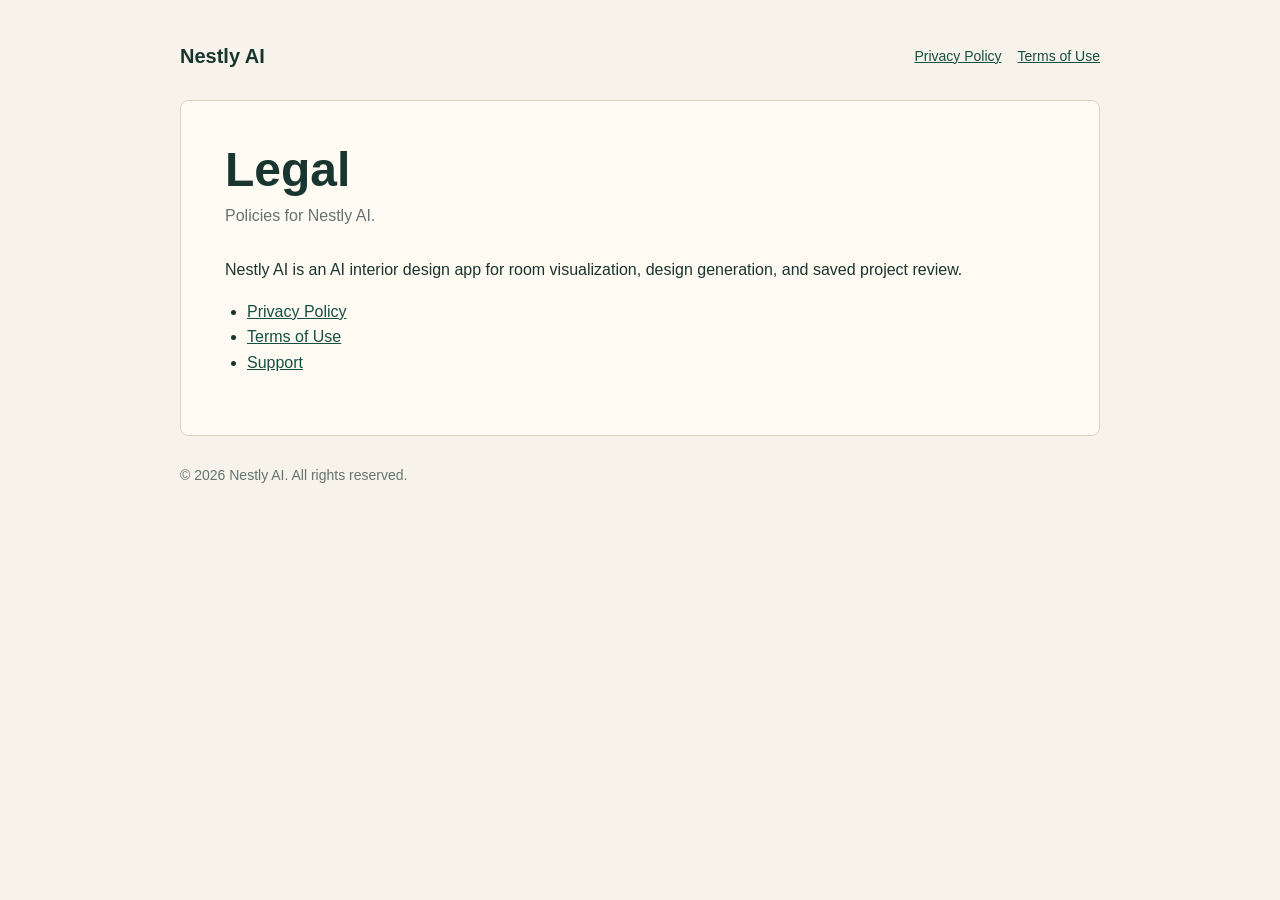
<file: index.html>
<!doctype html>
<html lang="en">
  <head>
    <meta charset="utf-8">
    <meta name="viewport" content="width=device-width, initial-scale=1">
    <title>Nestly AI Legal</title>
    <link rel="stylesheet" href="styles.css">
  </head>
  <body>
    <main class="shell">
      <header class="topbar">
        <div class="brand">Nestly AI</div>
        <nav class="nav">
          <a href="privacy.html">Privacy Policy</a>
          <a href="terms.html">Terms of Use</a>
        </nav>
      </header>
      <section class="paper">
        <h1>Legal</h1>
        <p class="updated">Policies for Nestly AI.</p>
        <p>Nestly AI is an AI interior design app for room visualization, design generation, and saved project review.</p>
        <ul>
          <li><a href="privacy.html">Privacy Policy</a></li>
          <li><a href="terms.html">Terms of Use</a></li>
          <li><a href="support.html">Support</a></li>
        </ul>
      </section>
      <footer>&copy; 2026 Nestly AI. All rights reserved.</footer>
    </main>
  </body>
</html>
</file>
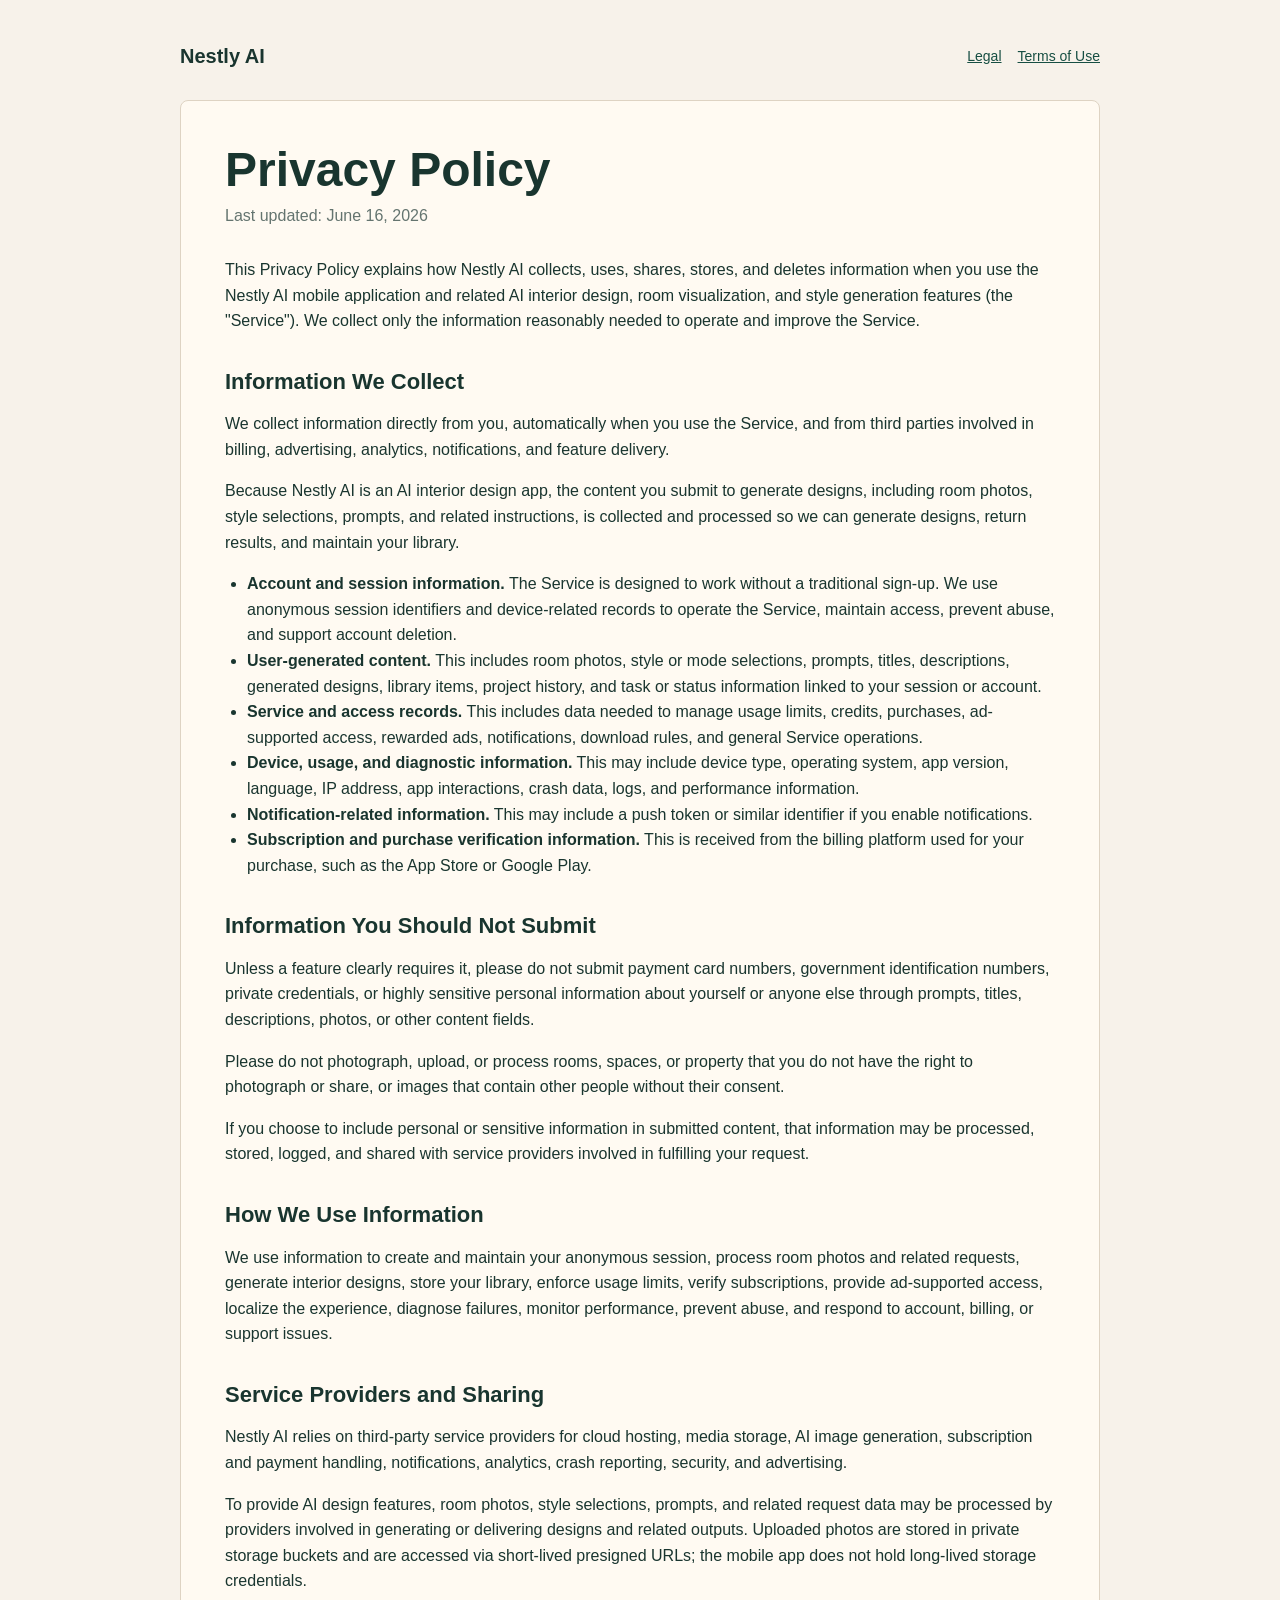
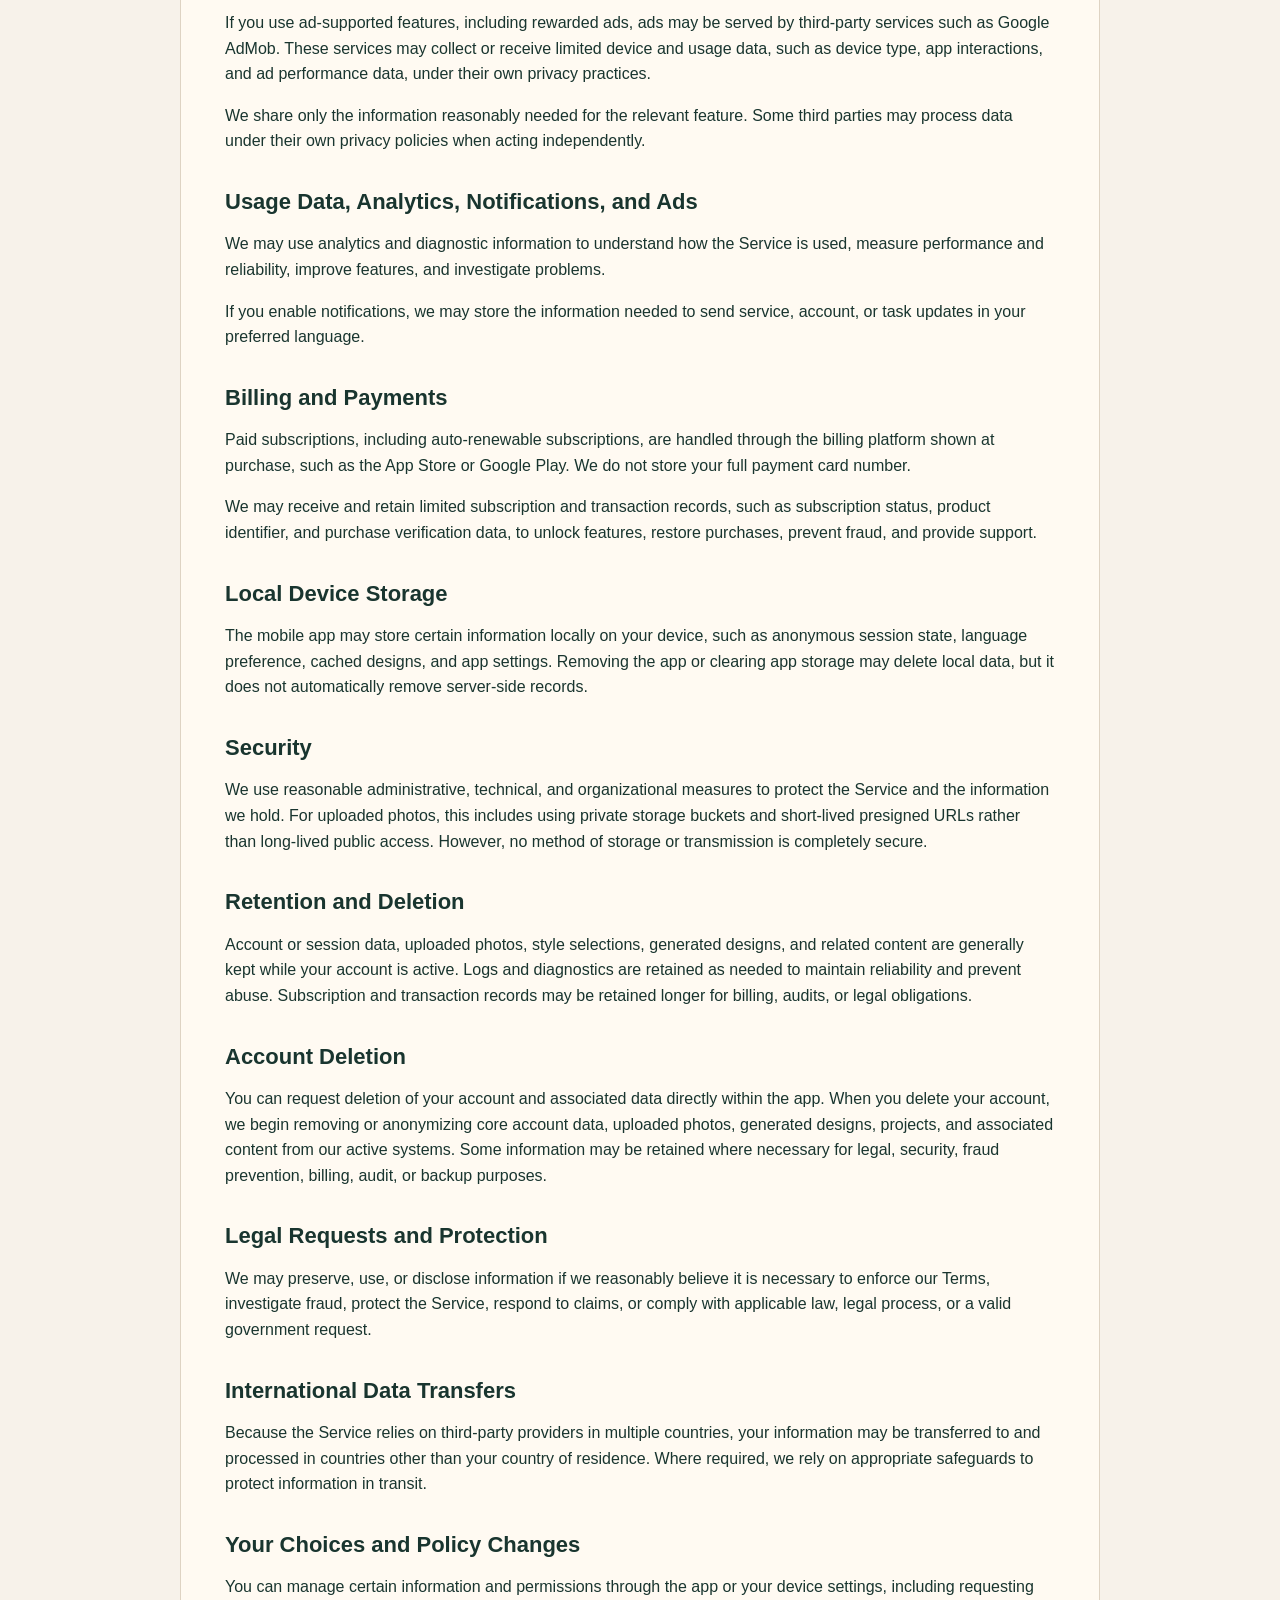
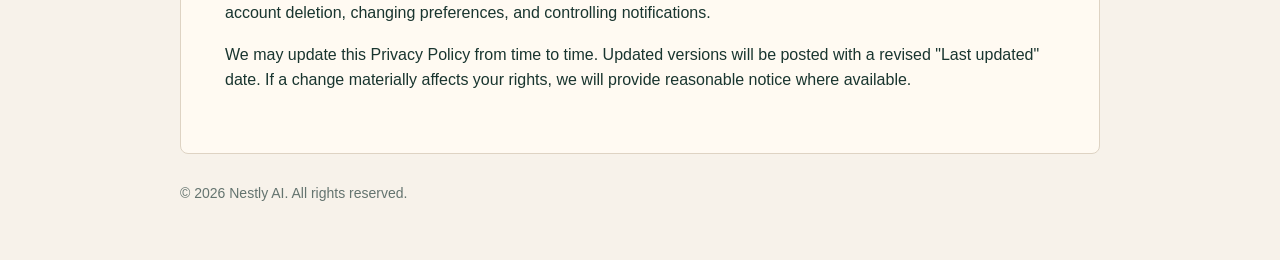
<file: privacy.html>
<!doctype html>
<html lang="en">
  <head>
    <meta charset="utf-8">
    <meta name="viewport" content="width=device-width, initial-scale=1">
    <title>Privacy Policy - Nestly AI</title>
    <link rel="stylesheet" href="styles.css">
  </head>
  <body>
    <main class="shell">
      <header class="topbar">
        <div class="brand">Nestly AI</div>
        <nav class="nav">
          <a href="index.html">Legal</a>
          <a href="terms.html">Terms of Use</a>
        </nav>
      </header>
      <article class="paper">
        <h1>Privacy Policy</h1>
        <p class="updated">Last updated: June 16, 2026</p>

        <p>This Privacy Policy explains how Nestly AI collects, uses, shares, stores, and deletes information when you use the Nestly AI mobile application and related AI interior design, room visualization, and style generation features (the "Service"). We collect only the information reasonably needed to operate and improve the Service.</p>

        <h2>Information We Collect</h2>
        <p>We collect information directly from you, automatically when you use the Service, and from third parties involved in billing, advertising, analytics, notifications, and feature delivery.</p>
        <p>Because Nestly AI is an AI interior design app, the content you submit to generate designs, including room photos, style selections, prompts, and related instructions, is collected and processed so we can generate designs, return results, and maintain your library.</p>
        <ul>
          <li><strong>Account and session information.</strong> The Service is designed to work without a traditional sign-up. We use anonymous session identifiers and device-related records to operate the Service, maintain access, prevent abuse, and support account deletion.</li>
          <li><strong>User-generated content.</strong> This includes room photos, style or mode selections, prompts, titles, descriptions, generated designs, library items, project history, and task or status information linked to your session or account.</li>
          <li><strong>Service and access records.</strong> This includes data needed to manage usage limits, credits, purchases, ad-supported access, rewarded ads, notifications, download rules, and general Service operations.</li>
          <li><strong>Device, usage, and diagnostic information.</strong> This may include device type, operating system, app version, language, IP address, app interactions, crash data, logs, and performance information.</li>
          <li><strong>Notification-related information.</strong> This may include a push token or similar identifier if you enable notifications.</li>
          <li><strong>Subscription and purchase verification information.</strong> This is received from the billing platform used for your purchase, such as the App Store or Google Play.</li>
        </ul>

        <h2>Information You Should Not Submit</h2>
        <p>Unless a feature clearly requires it, please do not submit payment card numbers, government identification numbers, private credentials, or highly sensitive personal information about yourself or anyone else through prompts, titles, descriptions, photos, or other content fields.</p>
        <p>Please do not photograph, upload, or process rooms, spaces, or property that you do not have the right to photograph or share, or images that contain other people without their consent.</p>
        <p>If you choose to include personal or sensitive information in submitted content, that information may be processed, stored, logged, and shared with service providers involved in fulfilling your request.</p>

        <h2>How We Use Information</h2>
        <p>We use information to create and maintain your anonymous session, process room photos and related requests, generate interior designs, store your library, enforce usage limits, verify subscriptions, provide ad-supported access, localize the experience, diagnose failures, monitor performance, prevent abuse, and respond to account, billing, or support issues.</p>

        <h2>Service Providers and Sharing</h2>
        <p>Nestly AI relies on third-party service providers for cloud hosting, media storage, AI image generation, subscription and payment handling, notifications, analytics, crash reporting, security, and advertising.</p>
        <p>To provide AI design features, room photos, style selections, prompts, and related request data may be processed by providers involved in generating or delivering designs and related outputs. Uploaded photos are stored in private storage buckets and are accessed via short-lived presigned URLs; the mobile app does not hold long-lived storage credentials.</p>
        <p>If you use ad-supported features, including rewarded ads, ads may be served by third-party services such as Google AdMob. These services may collect or receive limited device and usage data, such as device type, app interactions, and ad performance data, under their own privacy practices.</p>
        <p>We share only the information reasonably needed for the relevant feature. Some third parties may process data under their own privacy policies when acting independently.</p>

        <h2>Usage Data, Analytics, Notifications, and Ads</h2>
        <p>We may use analytics and diagnostic information to understand how the Service is used, measure performance and reliability, improve features, and investigate problems.</p>
        <p>If you enable notifications, we may store the information needed to send service, account, or task updates in your preferred language.</p>

        <h2>Billing and Payments</h2>
        <p>Paid subscriptions, including auto-renewable subscriptions, are handled through the billing platform shown at purchase, such as the App Store or Google Play. We do not store your full payment card number.</p>
        <p>We may receive and retain limited subscription and transaction records, such as subscription status, product identifier, and purchase verification data, to unlock features, restore purchases, prevent fraud, and provide support.</p>

        <h2>Local Device Storage</h2>
        <p>The mobile app may store certain information locally on your device, such as anonymous session state, language preference, cached designs, and app settings. Removing the app or clearing app storage may delete local data, but it does not automatically remove server-side records.</p>

        <h2>Security</h2>
        <p>We use reasonable administrative, technical, and organizational measures to protect the Service and the information we hold. For uploaded photos, this includes using private storage buckets and short-lived presigned URLs rather than long-lived public access. However, no method of storage or transmission is completely secure.</p>

        <h2>Retention and Deletion</h2>
        <p>Account or session data, uploaded photos, style selections, generated designs, and related content are generally kept while your account is active. Logs and diagnostics are retained as needed to maintain reliability and prevent abuse. Subscription and transaction records may be retained longer for billing, audits, or legal obligations.</p>

        <h2>Account Deletion</h2>
        <p>You can request deletion of your account and associated data directly within the app. When you delete your account, we begin removing or anonymizing core account data, uploaded photos, generated designs, projects, and associated content from our active systems. Some information may be retained where necessary for legal, security, fraud prevention, billing, audit, or backup purposes.</p>

        <h2>Legal Requests and Protection</h2>
        <p>We may preserve, use, or disclose information if we reasonably believe it is necessary to enforce our Terms, investigate fraud, protect the Service, respond to claims, or comply with applicable law, legal process, or a valid government request.</p>

        <h2>International Data Transfers</h2>
        <p>Because the Service relies on third-party providers in multiple countries, your information may be transferred to and processed in countries other than your country of residence. Where required, we rely on appropriate safeguards to protect information in transit.</p>

        <h2>Your Choices and Policy Changes</h2>
        <p>You can manage certain information and permissions through the app or your device settings, including requesting account deletion, changing preferences, and controlling notifications.</p>
        <p>We may update this Privacy Policy from time to time. Updated versions will be posted with a revised "Last updated" date. If a change materially affects your rights, we will provide reasonable notice where available.</p>
      </article>
      <footer>&copy; 2026 Nestly AI. All rights reserved.</footer>
    </main>
  </body>
</html>
</file>
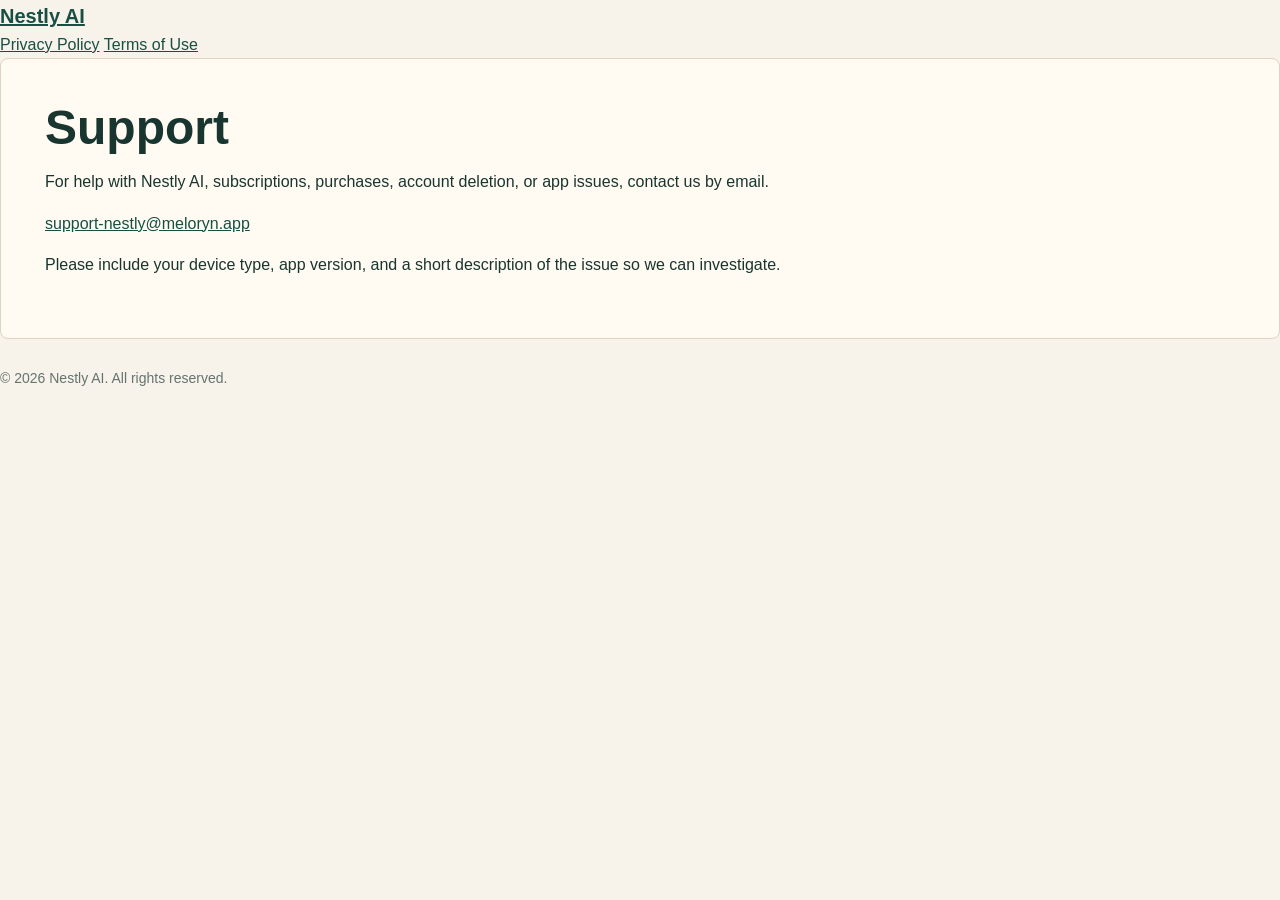
<file: support.html>
<!doctype html>
<html lang="en">
  <head>
    <meta charset="utf-8">
    <meta name="viewport" content="width=device-width, initial-scale=1">
    <title>Support - Nestly AI</title>
    <link rel="stylesheet" href="styles.css">
  </head>
  <body>
    <main class="page">
      <header class="header">
        <a class="brand" href="index.html">Nestly AI</a>
        <nav>
          <a href="privacy.html">Privacy Policy</a>
          <a href="terms.html">Terms of Use</a>
        </nav>
      </header>
      <section class="paper">
        <h1>Support</h1>
        <p>For help with Nestly AI, subscriptions, purchases, account deletion, or app issues, contact us by email.</p>
        <p><a href="mailto:support-nestly@meloryn.app">support-nestly@meloryn.app</a></p>
        <p>Please include your device type, app version, and a short description of the issue so we can investigate.</p>
      </section>
      <footer>&copy; 2026 Nestly AI. All rights reserved.</footer>
    </main>
  </body>
</html>
</file>
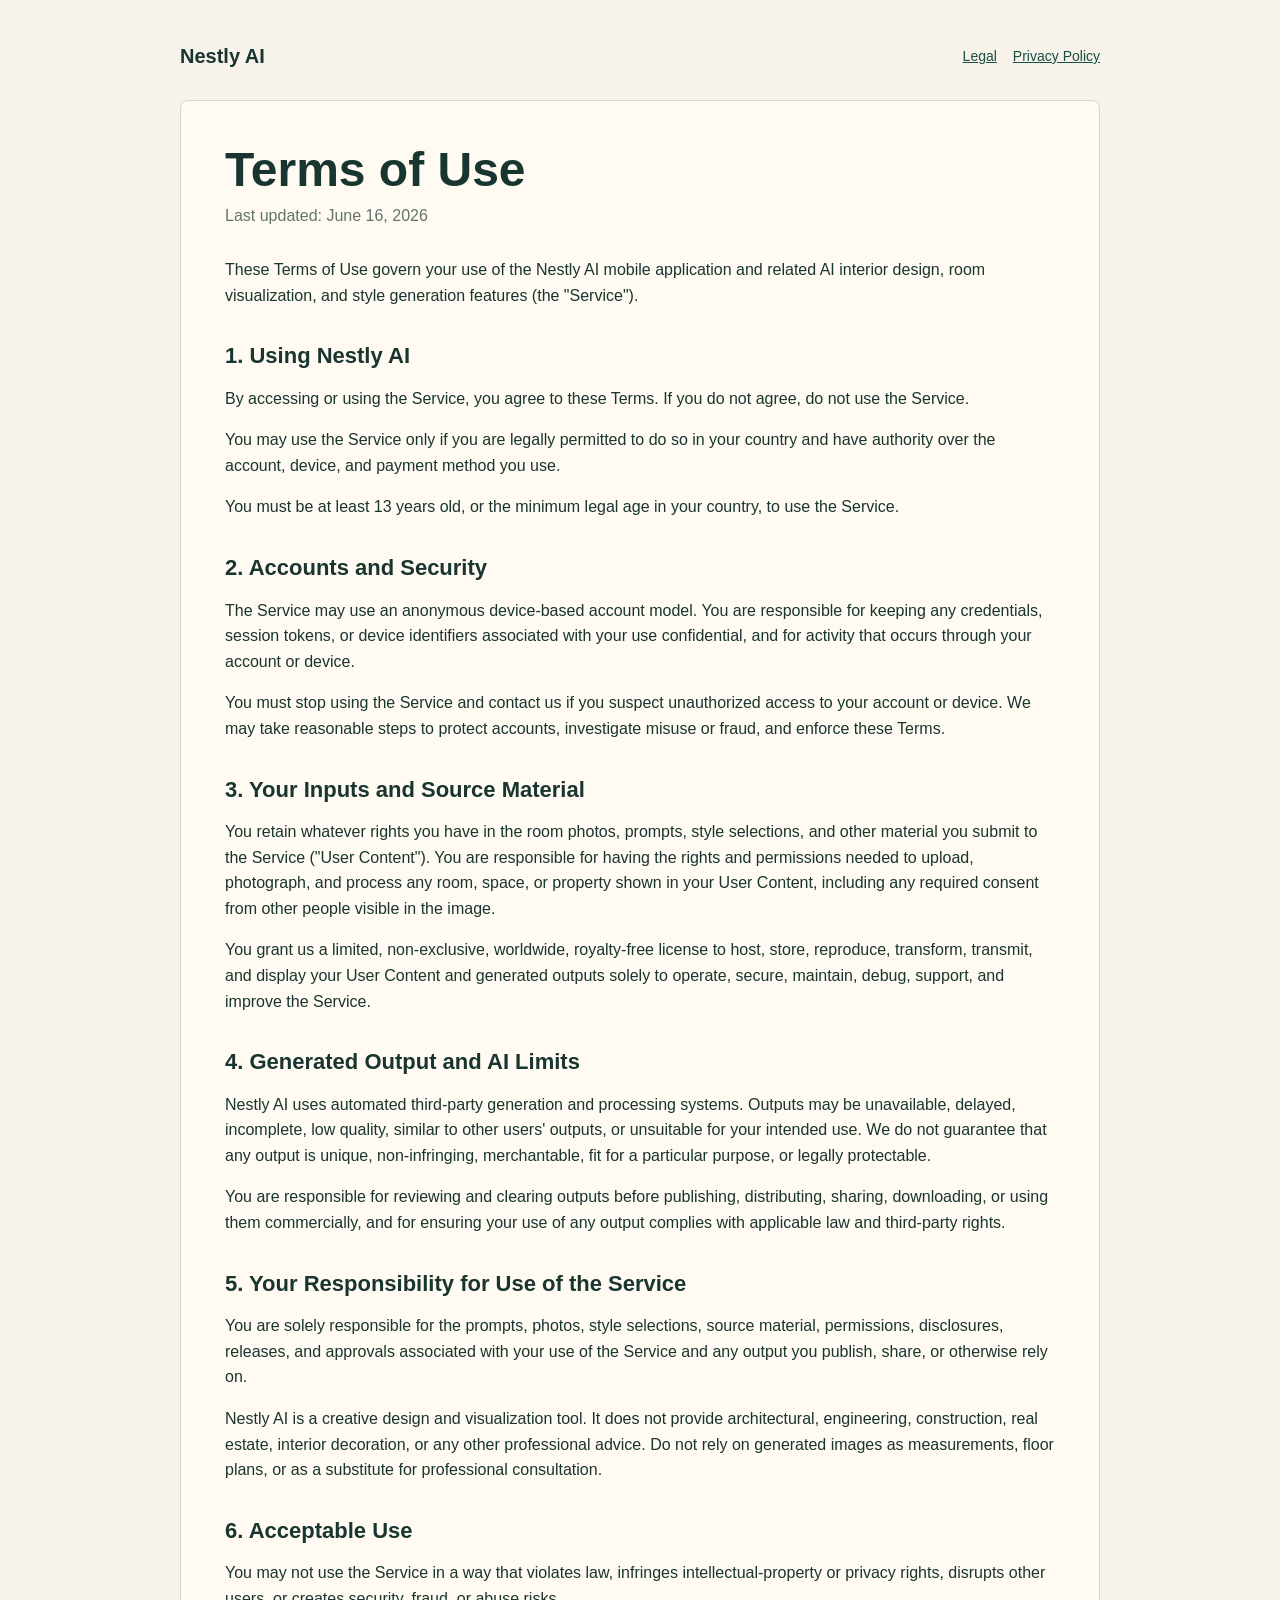
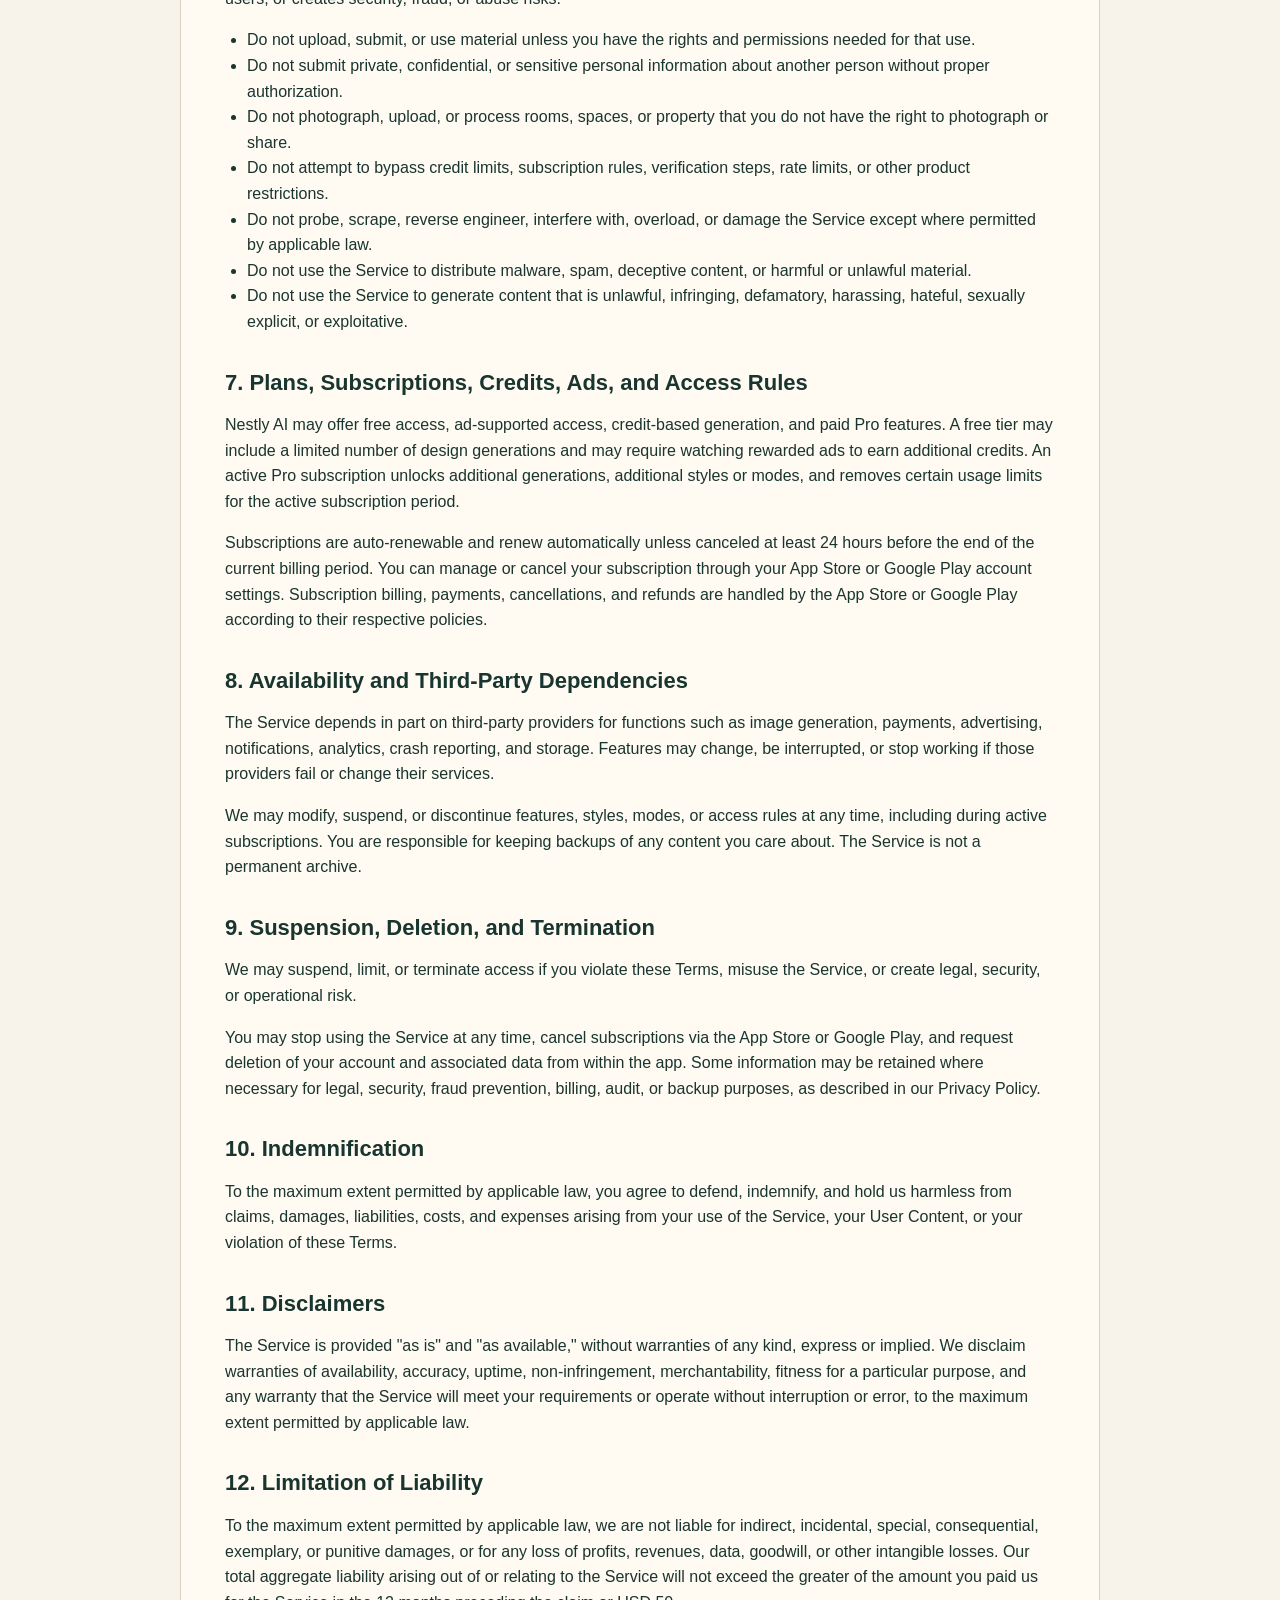
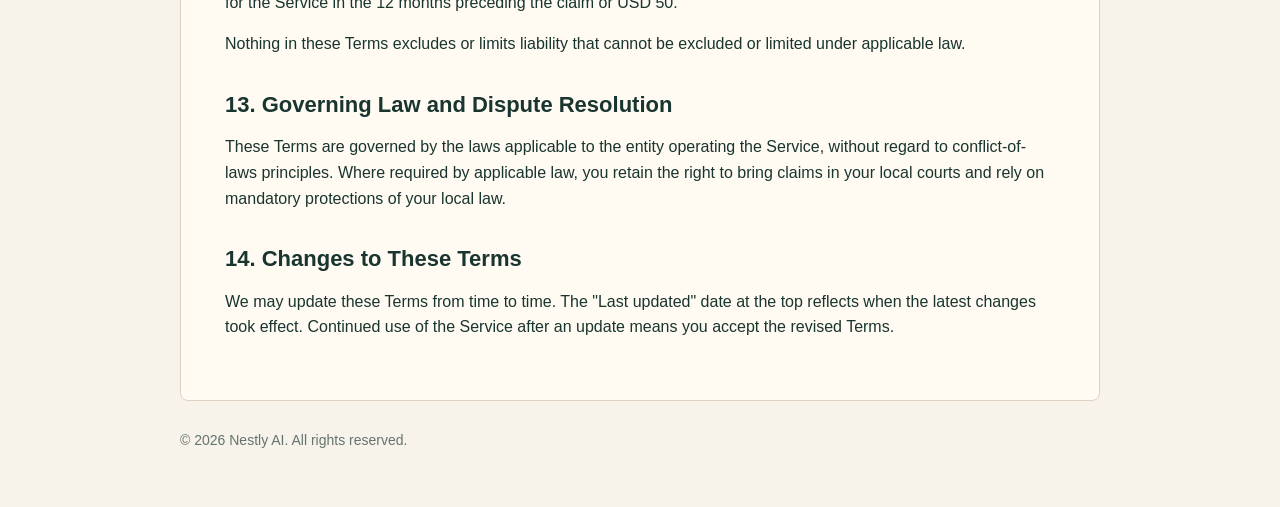
<file: terms.html>
<!doctype html>
<html lang="en">
  <head>
    <meta charset="utf-8">
    <meta name="viewport" content="width=device-width, initial-scale=1">
    <title>Terms of Use - Nestly AI</title>
    <link rel="stylesheet" href="styles.css">
  </head>
  <body>
    <main class="shell">
      <header class="topbar">
        <div class="brand">Nestly AI</div>
        <nav class="nav">
          <a href="index.html">Legal</a>
          <a href="privacy.html">Privacy Policy</a>
        </nav>
      </header>
      <article class="paper">
        <h1>Terms of Use</h1>
        <p class="updated">Last updated: June 16, 2026</p>

        <p>These Terms of Use govern your use of the Nestly AI mobile application and related AI interior design, room visualization, and style generation features (the "Service").</p>

        <h2>1. Using Nestly AI</h2>
        <p>By accessing or using the Service, you agree to these Terms. If you do not agree, do not use the Service.</p>
        <p>You may use the Service only if you are legally permitted to do so in your country and have authority over the account, device, and payment method you use.</p>
        <p>You must be at least 13 years old, or the minimum legal age in your country, to use the Service.</p>

        <h2>2. Accounts and Security</h2>
        <p>The Service may use an anonymous device-based account model. You are responsible for keeping any credentials, session tokens, or device identifiers associated with your use confidential, and for activity that occurs through your account or device.</p>
        <p>You must stop using the Service and contact us if you suspect unauthorized access to your account or device. We may take reasonable steps to protect accounts, investigate misuse or fraud, and enforce these Terms.</p>

        <h2>3. Your Inputs and Source Material</h2>
        <p>You retain whatever rights you have in the room photos, prompts, style selections, and other material you submit to the Service ("User Content"). You are responsible for having the rights and permissions needed to upload, photograph, and process any room, space, or property shown in your User Content, including any required consent from other people visible in the image.</p>
        <p>You grant us a limited, non-exclusive, worldwide, royalty-free license to host, store, reproduce, transform, transmit, and display your User Content and generated outputs solely to operate, secure, maintain, debug, support, and improve the Service.</p>

        <h2>4. Generated Output and AI Limits</h2>
        <p>Nestly AI uses automated third-party generation and processing systems. Outputs may be unavailable, delayed, incomplete, low quality, similar to other users' outputs, or unsuitable for your intended use. We do not guarantee that any output is unique, non-infringing, merchantable, fit for a particular purpose, or legally protectable.</p>
        <p>You are responsible for reviewing and clearing outputs before publishing, distributing, sharing, downloading, or using them commercially, and for ensuring your use of any output complies with applicable law and third-party rights.</p>

        <h2>5. Your Responsibility for Use of the Service</h2>
        <p>You are solely responsible for the prompts, photos, style selections, source material, permissions, disclosures, releases, and approvals associated with your use of the Service and any output you publish, share, or otherwise rely on.</p>
        <p>Nestly AI is a creative design and visualization tool. It does not provide architectural, engineering, construction, real estate, interior decoration, or any other professional advice. Do not rely on generated images as measurements, floor plans, or as a substitute for professional consultation.</p>

        <h2>6. Acceptable Use</h2>
        <p>You may not use the Service in a way that violates law, infringes intellectual-property or privacy rights, disrupts other users, or creates security, fraud, or abuse risks.</p>
        <ul>
          <li>Do not upload, submit, or use material unless you have the rights and permissions needed for that use.</li>
          <li>Do not submit private, confidential, or sensitive personal information about another person without proper authorization.</li>
          <li>Do not photograph, upload, or process rooms, spaces, or property that you do not have the right to photograph or share.</li>
          <li>Do not attempt to bypass credit limits, subscription rules, verification steps, rate limits, or other product restrictions.</li>
          <li>Do not probe, scrape, reverse engineer, interfere with, overload, or damage the Service except where permitted by applicable law.</li>
          <li>Do not use the Service to distribute malware, spam, deceptive content, or harmful or unlawful material.</li>
          <li>Do not use the Service to generate content that is unlawful, infringing, defamatory, harassing, hateful, sexually explicit, or exploitative.</li>
        </ul>

        <h2>7. Plans, Subscriptions, Credits, Ads, and Access Rules</h2>
        <p>Nestly AI may offer free access, ad-supported access, credit-based generation, and paid Pro features. A free tier may include a limited number of design generations and may require watching rewarded ads to earn additional credits. An active Pro subscription unlocks additional generations, additional styles or modes, and removes certain usage limits for the active subscription period.</p>
        <p>Subscriptions are auto-renewable and renew automatically unless canceled at least 24 hours before the end of the current billing period. You can manage or cancel your subscription through your App Store or Google Play account settings. Subscription billing, payments, cancellations, and refunds are handled by the App Store or Google Play according to their respective policies.</p>

        <h2>8. Availability and Third-Party Dependencies</h2>
        <p>The Service depends in part on third-party providers for functions such as image generation, payments, advertising, notifications, analytics, crash reporting, and storage. Features may change, be interrupted, or stop working if those providers fail or change their services.</p>
        <p>We may modify, suspend, or discontinue features, styles, modes, or access rules at any time, including during active subscriptions. You are responsible for keeping backups of any content you care about. The Service is not a permanent archive.</p>

        <h2>9. Suspension, Deletion, and Termination</h2>
        <p>We may suspend, limit, or terminate access if you violate these Terms, misuse the Service, or create legal, security, or operational risk.</p>
        <p>You may stop using the Service at any time, cancel subscriptions via the App Store or Google Play, and request deletion of your account and associated data from within the app. Some information may be retained where necessary for legal, security, fraud prevention, billing, audit, or backup purposes, as described in our Privacy Policy.</p>

        <h2>10. Indemnification</h2>
        <p>To the maximum extent permitted by applicable law, you agree to defend, indemnify, and hold us harmless from claims, damages, liabilities, costs, and expenses arising from your use of the Service, your User Content, or your violation of these Terms.</p>

        <h2>11. Disclaimers</h2>
        <p>The Service is provided "as is" and "as available," without warranties of any kind, express or implied. We disclaim warranties of availability, accuracy, uptime, non-infringement, merchantability, fitness for a particular purpose, and any warranty that the Service will meet your requirements or operate without interruption or error, to the maximum extent permitted by applicable law.</p>

        <h2>12. Limitation of Liability</h2>
        <p>To the maximum extent permitted by applicable law, we are not liable for indirect, incidental, special, consequential, exemplary, or punitive damages, or for any loss of profits, revenues, data, goodwill, or other intangible losses. Our total aggregate liability arising out of or relating to the Service will not exceed the greater of the amount you paid us for the Service in the 12 months preceding the claim or USD 50.</p>
        <p>Nothing in these Terms excludes or limits liability that cannot be excluded or limited under applicable law.</p>

        <h2>13. Governing Law and Dispute Resolution</h2>
        <p>These Terms are governed by the laws applicable to the entity operating the Service, without regard to conflict-of-laws principles. Where required by applicable law, you retain the right to bring claims in your local courts and rely on mandatory protections of your local law.</p>

        <h2>14. Changes to These Terms</h2>
        <p>We may update these Terms from time to time. The "Last updated" date at the top reflects when the latest changes took effect. Continued use of the Service after an update means you accept the revised Terms.</p>
      </article>
      <footer>&copy; 2026 Nestly AI. All rights reserved.</footer>
    </main>
  </body>
</html>
</file>
<file: styles.css>
:root {
  color-scheme: light;
  --bg: #f7f2ea;
  --paper: #fffaf2;
  --ink: #19352f;
  --muted: #64746f;
  --line: #ded3c3;
  --accent: #174f43;
}

* {
  box-sizing: border-box;
}

body {
  margin: 0;
  background: var(--bg);
  color: var(--ink);
  font-family: -apple-system, BlinkMacSystemFont, "Segoe UI", sans-serif;
  line-height: 1.6;
}

a {
  color: var(--accent);
}

.shell {
  width: min(920px, calc(100% - 32px));
  margin: 0 auto;
  padding: 40px 0 56px;
}

.topbar {
  display: flex;
  align-items: center;
  justify-content: space-between;
  gap: 16px;
  padding-bottom: 28px;
}

.brand {
  font-size: 20px;
  font-weight: 750;
  letter-spacing: 0;
}

.nav {
  display: flex;
  gap: 16px;
  font-size: 14px;
}

.paper {
  background: var(--paper);
  border: 1px solid var(--line);
  border-radius: 8px;
  padding: clamp(24px, 4vw, 44px);
}

h1 {
  margin: 0 0 8px;
  font-size: clamp(32px, 5vw, 48px);
  line-height: 1.05;
  letter-spacing: 0;
}

h2 {
  margin: 34px 0 10px;
  font-size: 22px;
  line-height: 1.25;
}

p,
li {
  font-size: 16px;
}

.updated {
  margin: 0 0 28px;
  color: var(--muted);
}

ul {
  padding-left: 22px;
}

footer {
  margin-top: 28px;
  color: var(--muted);
  font-size: 14px;
}

@media (max-width: 640px) {
  .topbar {
    align-items: flex-start;
    flex-direction: column;
  }
}
</file>
